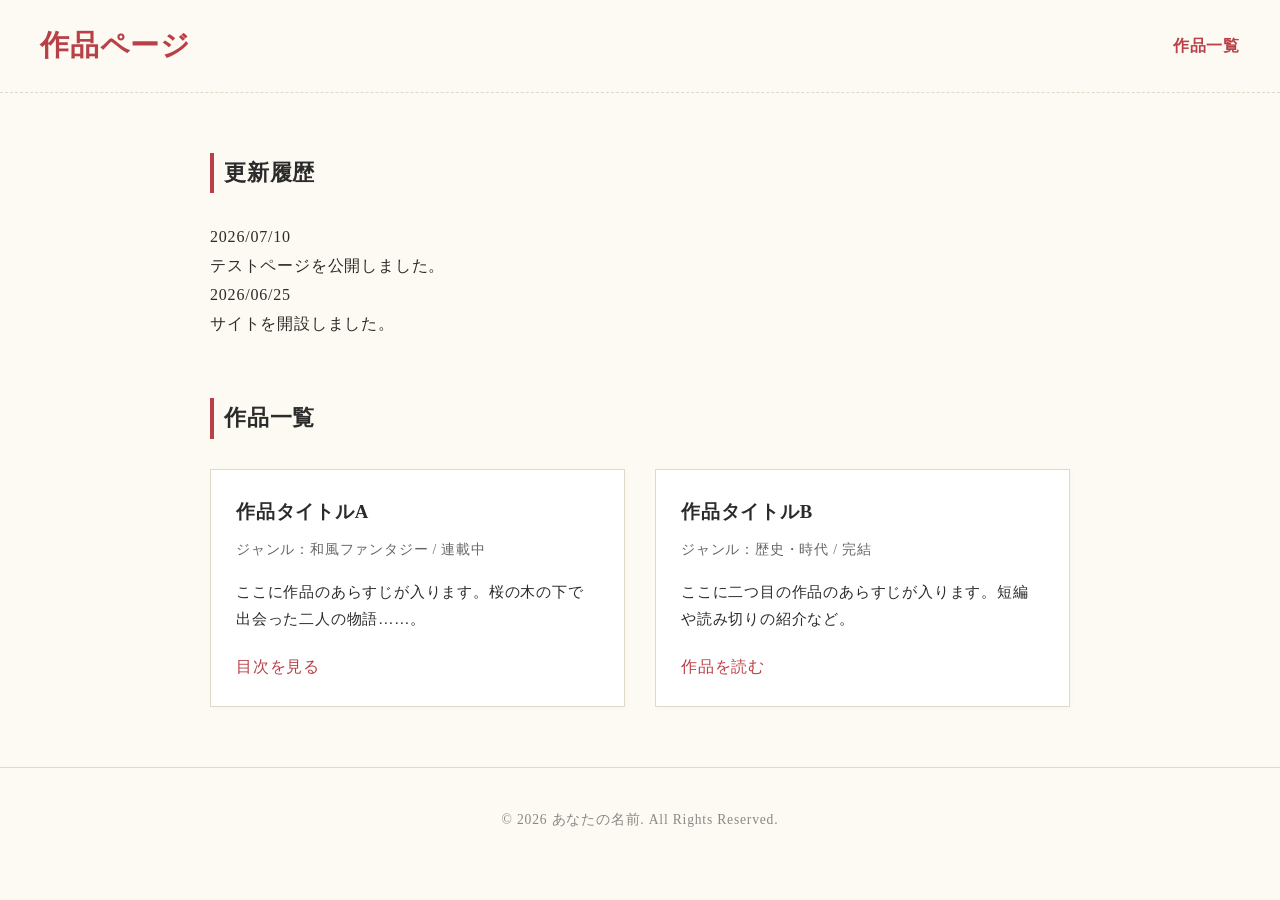
<file: index.html>
<!DOCTYPE html>
<html lang="ja">
<head>
    <meta charset="UTF-8">
    <meta name="viewport" content="width=device-width, initial-scale=index.html">
    <title>monooki</title>
    <link rel="stylesheet" href="style.css">
    </head>
<body>

    <header>
        <div class="site-logo">
            <h1>作品ページ</h1> </div>
        <nav class="global-navigation">
            <ul>
                <li><a href="#works">作品一覧</a></li>
            </ul>
        </nav>
    </header>

    <main>
       
        <section class="news-section">
            <h2>更新履歴</h2>
            <dl>
                <dt>2026/07/10</dt>
                <dd>テストページを公開しました。</dd>
                <dt>2026/06/25</dt>
                <dd>サイトを開設しました。</dd>
            </dl>
        </section>

        <section id="works" class="works-section">
            <h2>作品一覧</h2>
            <div class="works-grid">
                
                <article class="work-card">
                    <h3>作品タイトルA</h3>
                    <p class="work-genre">ジャンル：和風ファンタジー / 連載中</p>
                    <p class="work-story">
                        ここに作品のあらすじが入ります。桜の木の下で出会った二人の物語……。
                    </p>
                    <a href="novel.html">目次を見る</a>
                </article>

                <article class="work-card">
                    <h3>作品タイトルB</h3>
                    <p class="work-genre">ジャンル：歴史・時代 / 完結</p>
                    <p class="work-story">
                        ここに二つ目の作品のあらすじが入ります。短編や読み切りの紹介など。
                    </p>
                    <a href="novel.html">作品を読む</a>
                </article>

            </div>
        </section>

        <!-- <section id="profile" class="profile-section">
            <h2>作者紹介</h2>
            <div class="profile-content">
                <p class="author-name">著者：あなたの名前</p>
                <p class="author-bio">
                    和風の小説や、桜をモチーフにした物語を好んで執筆しています。
                </p>
            </div>
        </section> -->
    </main>

    <footer>
        <p>&copy; 2026 あなたの名前. All Rights Reserved.</p>
    </footer>


</body>
</html>
</file>
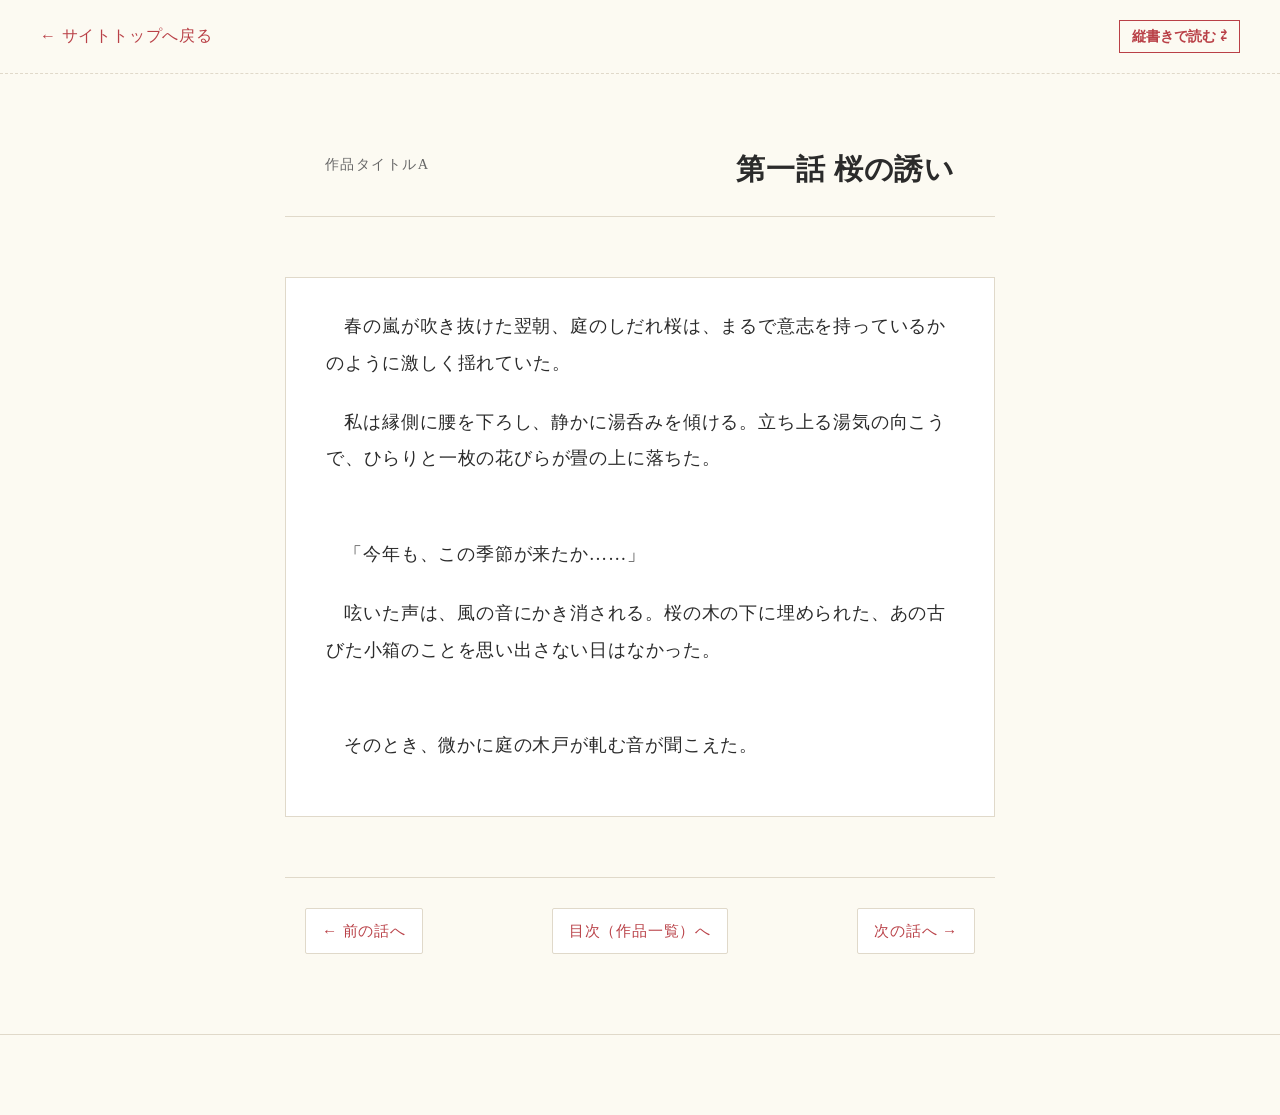
<file: novel.html>
<!DOCTYPE html>
<html lang="ja">
<head>
    <meta charset="UTF-8">
    <meta name="viewport" content="width=device-width, initial-scale=1.0">
    <title>第一話 桜の誘い - 作品タイトルA</title>
    <link rel="stylesheet" href="style.css">
    </head>
<body>

    <header class="novel-header">
        <div class="back-to-top">
            <a href="index.html">← サイトトップへ戻る</a>
        </div>
        <div class="toggle-mode-area">
            <button id="toggle-writing-mode" class="btn-toggle">縦書きで読む ⇄</button>
        </div>
    </header>

    <main class="novel-container">
        
        <header class="entry-header">
            <p class="series-title">作品タイトルA</p>
            <h1 class="episode-title">第一話 桜の誘い</h1>
        </header>

        <div id="novel-body" class="novel-wrapper horizontal-mode">
            
            <p>春の嵐が吹き抜けた翌朝、庭のしだれ桜は、まるで意志を持っているかのように激しく揺れていた。</p>
            <p>私は縁側に腰を下ろし、静かに湯呑みを傾ける。立ち上る湯気の向こうで、ひらりと一枚の花びらが畳の上に落ちた。</p>
            <br>
            <p>「今年も、この季節が来たか……」</p>
            <p>呟いた声は、風の音にかき消される。桜の木の下に埋められた、あの古びた小箱のことを思い出さない日はなかった。</p>
            <br>
            <p>そのとき、微かに庭の木戸が軋む音が聞こえた。</p>

        </div>

        <footer class="entry-footer">
            <nav class="episode-navigation">
                <div class="nav-prev"><a href="#">← 前の話へ</a></div>
                <div class="nav-index"><a href="index.html#works">目次（作品一覧）へ</a></div>
                <div class="nav-next"><a href="#">次の話へ →</a></div>
            </nav>
        </footer>

    </main>

    <footer class="site-footer">
        <!-- <p>&copy; 2026 あなたの名前. All Rights Reserved.</p> -->
    </footer>

    <script src="script.js"></script>

</body>
</html>
</file>
<file: style.css>
/* ==========================================================================
   1. 共通設定と和風カラーの定義
   ========================================================================== */
:root {
    /* 和風カラーパレット */
    --bg-color: #fcfaf2;       /* 鳥の子色（とりのこいろ：温かみのある生成り） */
    --text-color: #2b2b2b;     /* 墨色（真っ黒ではなく、目に優しい深いグレー） */
    --cherry-pink: #fef4f4;    /* 桜色（薄いピンク・本文背景などのアクセント） */
    --accent-red: #b94047;     /* 濃紅（こきくれない：引き締めの深い赤） */
    --border-color: #e0d9ca;   /* 薄い和紙の境界線色 */
}

* {
    box-sizing: border-box;
    margin: 0;
    padding: 0;
}

body {
    background-color: var(--bg-color);
    color: var(--text-color);
    font-family: "Yu Mincho", "YuMincho", "Hiragino Mincho ProN", "MS Mincho", serif;
    line-height: 1.8;
    letter-spacing: 0.05em;
}

a {
    color: var(--accent-red);
    text-decoration: none;
    transition: color 0.3s ease;
}

a:hover {
    color: #7a1f24; /* ホバー時は少し暗い赤に */
}

/* ==========================================================================
   2. ヘッダーのデザイン（和風ロゴ）
   ========================================================================== */
header {
    display: flex;
    justify-content: space-between;
    align-items: center;
    padding: 20px 40px;
    border-bottom: 1px dashed var(--border-color);
}

.site-logo h1 {
    font-size: 1.8rem;
    font-weight: 700;
    color: var(--accent-red);
    /* ほんのり縦書きのエッセンスを感じさせる文字飾りの設定など */
}

.global-navigation ul {
    display: flex;
    list-style: none;
    gap: 20px;
}

.global-navigation a {
    font-size: 1rem;
    font-weight: 600;
}

/* ==========================================================================
   3. トップページ専用：メインビジュアル（桜の背景を想定）
   ========================================================================== */
.hero-section {
    height: 60vh;
    background-color: var(--cherry-pink); /* ひとまず淡い桜色、ここに後で画像を設定可 */
    display: flex;
    justify-content: center;
    align-items: center;
    text-align: center;
    border-bottom: 1px solid var(--border-color);
    position: relative;
}

/* 縦書きのキャッチコピー */
.catchphrase {
    writing-mode: vertical-rl;
    font-size: 1.6rem;
    line-height: 2;
    height: 250px;
    margin: 0 auto 20px auto;
    font-weight: bold;
}

.btn-primary {
    display: inline-block;
    background-color: var(--accent-red);
    color: #fff;
    padding: 10px 30px;
    border-radius: 2px;
    font-weight: bold;
    margin-top: 20px;
}

.btn-primary:hover {
    color: #fff;
    background-color: #7a1f24;
}

/* ==========================================================================
   4. トップページ専用：作品一覧（和紙カード風）
   ========================================================================== */
.works-section, .news-section, .profile-section {
    max-width: 900px;
    margin: 60px auto;
    padding: 0 20px;
}

h2 {
    font-size: 1.4rem;
    border-left: 4px solid var(--accent-red);
    padding-left: 10px;
    margin-bottom: 30px;
}

.works-grid {
    display: grid;
    grid-template-columns: repeat(auto-fit, minmax(300px, 1fr));
    gap: 30px;
}

.work-card {
    background: #fff;
    border: 1px solid var(--border-color);
    padding: 25px;
    box-shadow: 2px 2px 5px rgba(0,0,0,0.02);
}

.work-card h3 {
    margin-bottom: 10px;
}

.work-genre {
    font-size: 0.85rem;
    color: #666;
    margin-bottom: 15px;
}

.work-story {
    font-size: 0.95rem;
    margin-bottom: 20px;
}

/* ==========================================================================
   6. 本文ページ（novel.html）専用デザイン
   ========================================================================== */

/* 小説全体のコンテナ */
.novel-container {
    max-width: 760px; /* 横書き時に目が疲れない、最適な一行の長さを確保 */
    margin: 40px auto;
    padding: 0 25px;
}

/* 作品タイトル・話数ヘッダー */
.entry-header {
    text-align: center;
    margin-bottom: 60px;
    border-bottom: 1px solid var(--border-color);
    padding-bottom: 20px;
}

.series-title {
    font-size: 0.9rem;
    color: #666;
    letter-spacing: 0.1em;
}

.episode-title {
    font-size: 1.8rem;
    font-weight: bold;
    margin-top: 10px;
    color: var(--text-color);
}

/* --------------------------------------------------------------------------
   小説本文のエリア（デフォルト：横書きモード）
   -------------------------------------------------------------------------- */
.novel-wrapper.horizontal-mode {
    font-size: 1.15rem;       /* 一般的なWEB小説より少し大きめで読みやすく */
    line-height: 2.0;         /* 行間をゆったり空けて風情を出す */
    color: var(--text-color);
    margin-bottom: 80px;
   margin: 40px auto;
    padding: 30px 40px;          /* 上下30px、左右40pxのゆったりとした余白 */
    background-color: #fff;       /* 読書エリアを和紙の1ページのように見せる */
    border: 1px solid var(--border-color);
}

/* ==========================================================================
   7. 縦書きモード（vertical-mode）のスタイル
   ========================================================================== */

.novel-wrapper.vertical-mode {
    writing-mode: vertical-rl;   /* 文字を縦書き、行を右から左へ */
    font-size: 1.15rem;
    line-height: 2.4;            /* 縦書きは横書きより少し広めの行間が美しい */
    
    /* 全方向の余白設定 */
    height: 65vh;                /* 縦書きの「高さ」を固定して、はみ出た分を横スクロールに */
    margin: 40px auto;
    padding: 30px 40px;          /* 上下30px、左右40pxのゆったりとした余白 */
    background-color: #fff;       /* 読書エリアを和紙の1ページのように見せる */
    border: 1px solid var(--border-color);
    
    /* 横スクロールの設定 */
    overflow-x: auto;
    overflow-y: hidden;
    -webkit-overflow-scrolling: touch; /* スマホでのスクロールを滑らかに */
}

/* 縦書き時の段落設定 */
.novel-wrapper.vertical-mode p {
    margin-left: 1.5em;          /* 行と行の間隔（縦書きなので「左側」に余白をあける） */
    margin-bottom: 0;            /* 横書き用の下余白をリセット */
    text-indent: 1em;            /* 縦書きでも行頭の一文字下げを維持 */
}

/* 小説の各段落の間隔 */
.novel-wrapper.horizontal-mode p {
    margin-bottom: 1.2em;     /* 段落ごとの空間を均等に */
    text-indent: 1em;          /* 日本語の小説の基本：行頭の一文字下げ */
}

/* セリフ（「 ）から始まる行は一文字下げを解除する */
.novel-wrapper.horizontal-mode p:has(> text), 
.novel-wrapper.horizontal-mode p {
    /* 最初が「 の場合は字下げしないための調整（JS併用が確実ですがCSSでも意識） */
}

/* --------------------------------------------------------------------------
   ナビゲーション（前へ・目次・次へ）
   -------------------------------------------------------------------------- */
.entry-footer {
    margin-top: 60px;
    padding-top: 30px;
    border-top: 1px solid var(--border-color);
}

.episode-navigation {
    display: flex;
    justify-content: space-between;
    align-items: center;
}

.episode-navigation div a {
    display: inline-block;
    padding: 8px 16px;
    border: 1px solid var(--border-color);
    background-color: #fff;
    font-size: 0.95rem;
    border-radius: 2px;
}

.episode-navigation div a:hover {
    background-color: var(--cherry-pink);
    border-color: var(--accent-red);
}

/* 切り替えボタンの装飾 */
.btn-toggle {
    background-color: transparent;
    border: 1px solid var(--accent-red);
    color: var(--accent-red);
    padding: 6px 12px;
    cursor: pointer;
    font-family: inherit;
    font-size: 0.9rem;
    font-weight: bold;
    transition: all 0.3s ease;
}

.btn-toggle:hover {
    background-color: var(--accent-red);
    color: #fff;
}

/* ==========================================================================
   5. フッター
   ========================================================================== */
footer {
    text-align: center;
    padding: 40px 20px;
    font-size: 0.85rem;
    color: #888;
    border-top: 1px solid var(--border-color);
}
</file>
